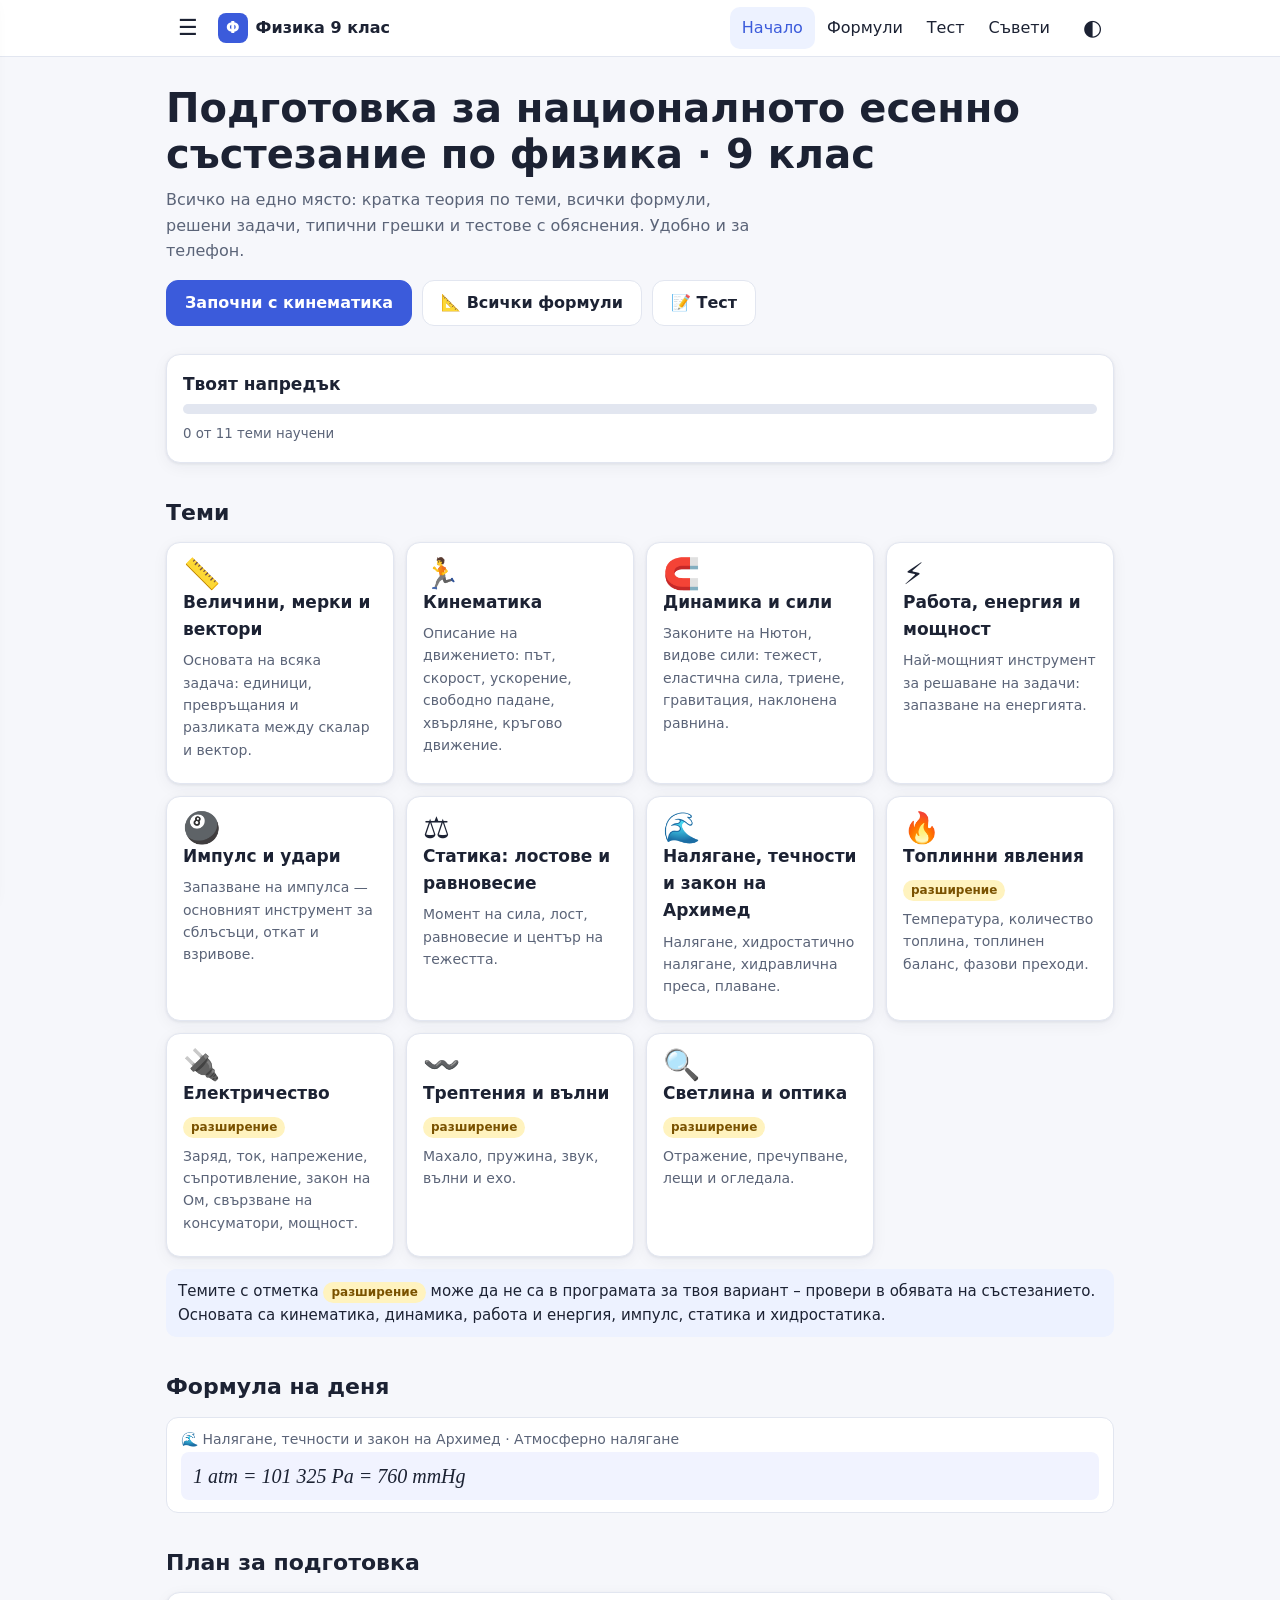
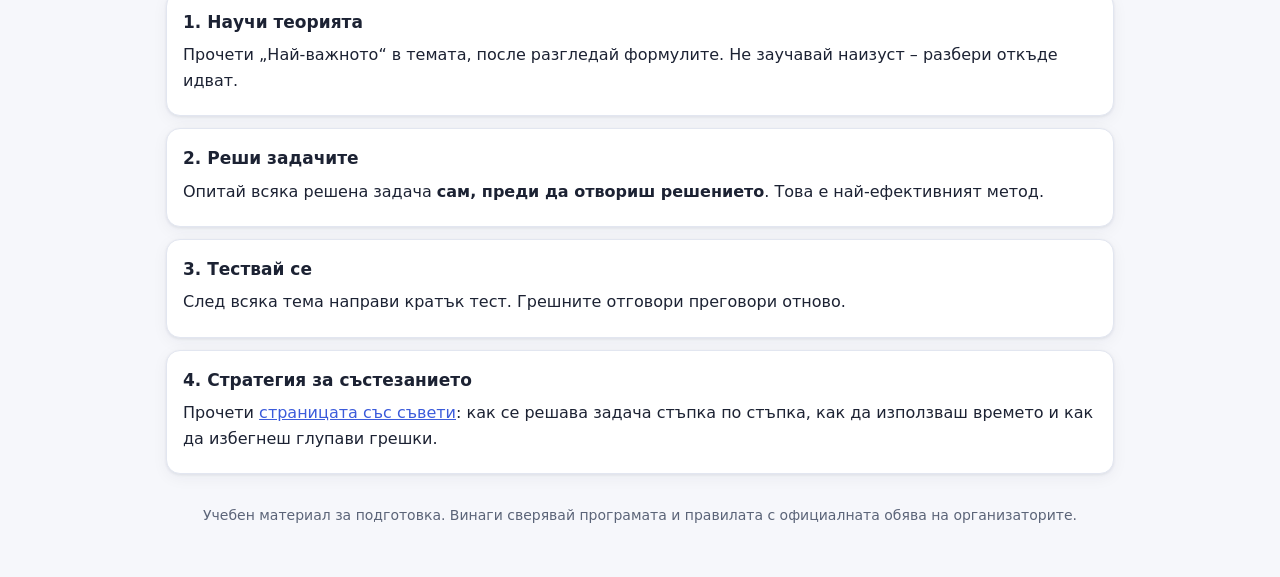
<file: index.html>
<!doctype html>
<html lang="bg">
<head>
<meta charset="utf-8">
<meta name="viewport" content="width=device-width,initial-scale=1,viewport-fit=cover">
<title>Физика 9 клас – подготовка за есенното състезание</title>
<meta name="description" content="Теория, формули, задачи и тестове за националното есенно състезание по физика за 9 клас.">
<meta name="theme-color" content="#3b5bdb">
<link rel="stylesheet" href="css/style.css">
</head>
<body data-page="home">

<main class="wrap">
  <section class="hero">
    <h1>Подготовка за националното есенно състезание по физика · 9 клас</h1>
    <p>Всичко на едно място: кратка теория по теми, всички формули, решени задачи, типични грешки и тестове с обяснения. Удобно и за телефон.</p>
    <div class="cta">
      <a class="btn p" href="topic.html?t=kinematics">Започни с кинематика</a>
      <a class="btn" href="formulas.html">📐 Всички формули</a>
      <a class="btn" href="practice.html">📝 Тест</a>
    </div>
  </section>

  <section class="card" style="margin-top:20px">
    <h3>Твоят напредък</h3>
    <div class="prog"><i id="progBar"></i></div>
    <small id="progText" style="color:var(--muted)"></small>
  </section>

  <h2 class="sec">Теми</h2>
  <div class="grid" id="topicGrid"></div>
  <p class="note" style="margin-top:12px">Темите с отметка <span class="tag ext">разширение</span> може да не са в програмата за твоя вариант – провери в обявата на състезанието. Основата са кинематика, динамика, работа и енергия, импулс, статика и хидростатика.</p>

  <h2 class="sec">Формула на деня</h2>
  <div id="fday"></div>

  <h2 class="sec">План за подготовка</h2>
  <div class="stack">
    <div class="card"><h3>1. Научи теорията</h3><p>Прочети „Най-важното“ в темата, после разгледай формулите. Не заучавай наизуст – разбери откъде идват.</p></div>
    <div class="card"><h3>2. Реши задачите</h3><p>Опитай всяка решена задача <b>сам, преди да отвориш решението</b>. Това е най-ефективният метод.</p></div>
    <div class="card"><h3>3. Тествай се</h3><p>След всяка тема направи кратък тест. Грешните отговори преговори отново.</p></div>
    <div class="card"><h3>4. Стратегия за състезанието</h3><p>Прочети <a href="tips.html">страницата със съвети</a>: как се решава задача стъпка по стъпка, как да използваш времето и как да избегнеш глупави грешки.</p></div>
  </div>
</main>

<script src="js/data.js"></script>
<script src="js/app.js"></script>
</body>
</html>
</file>
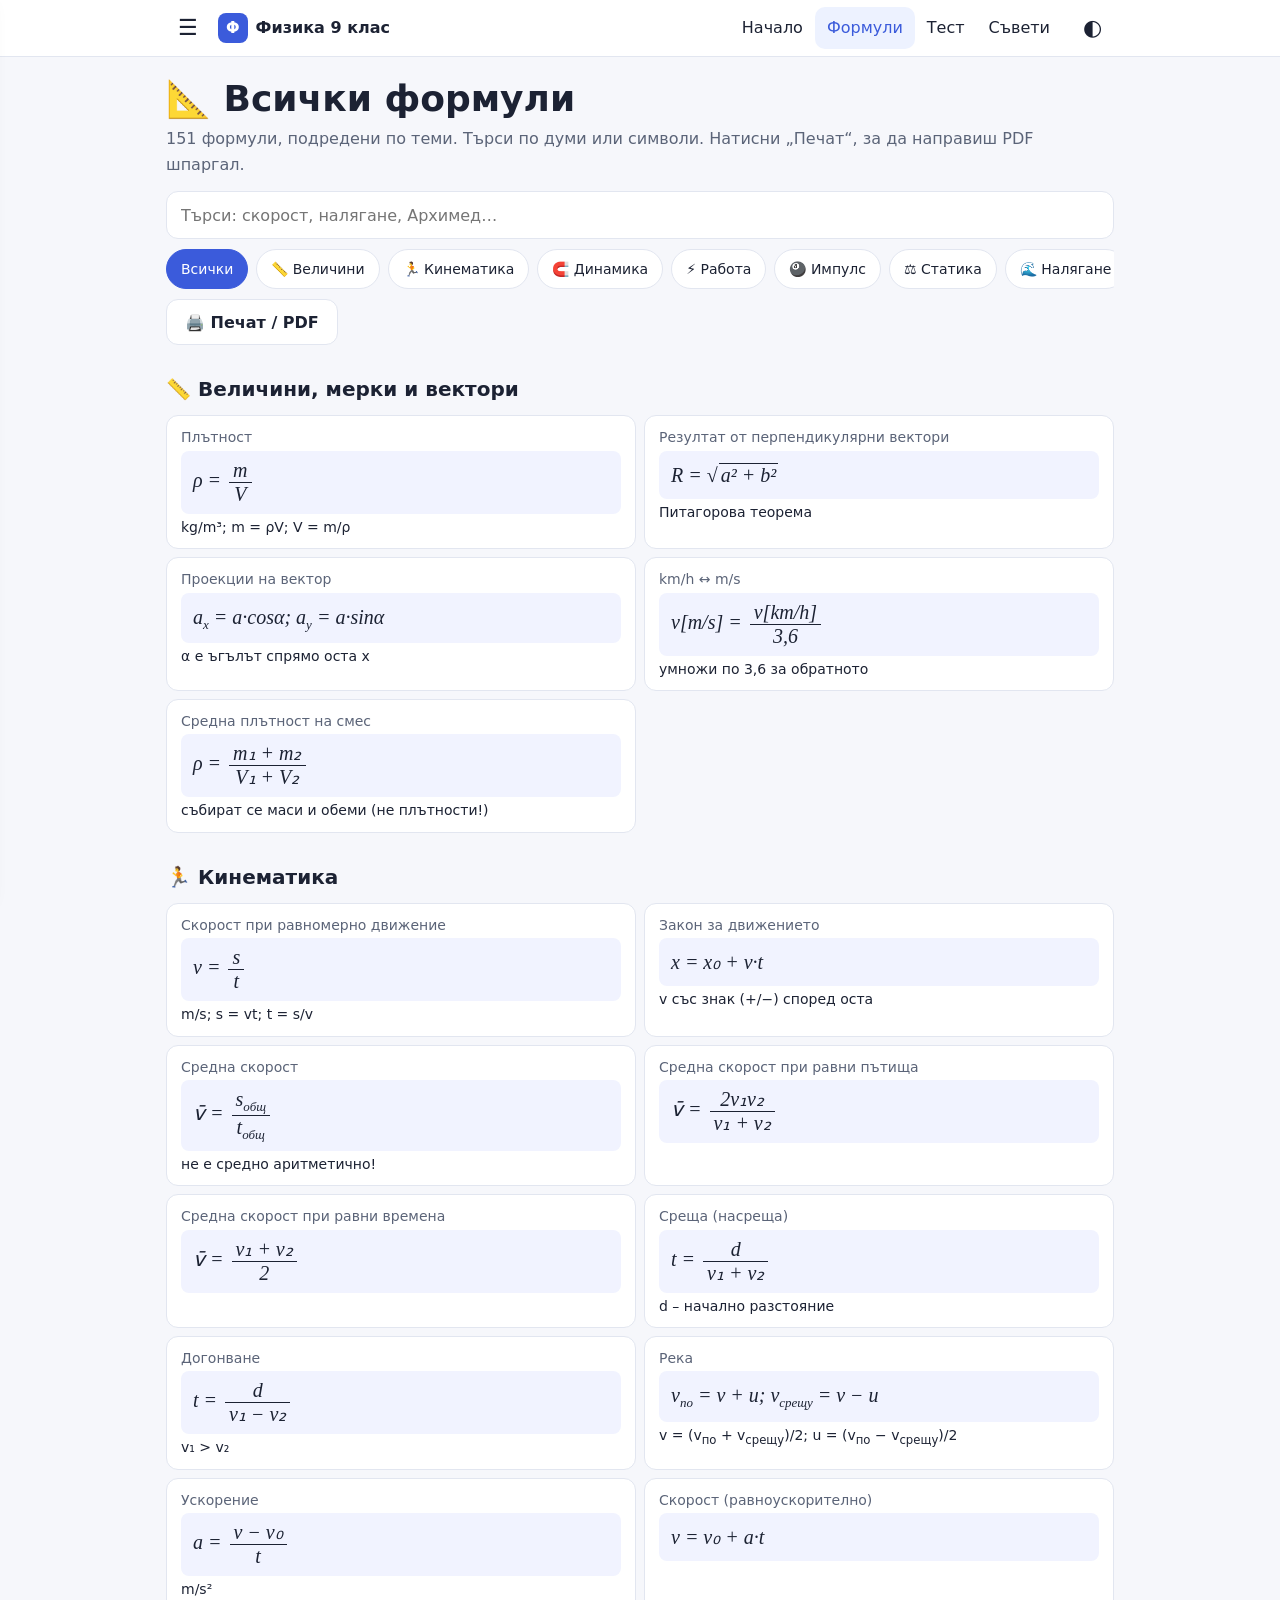
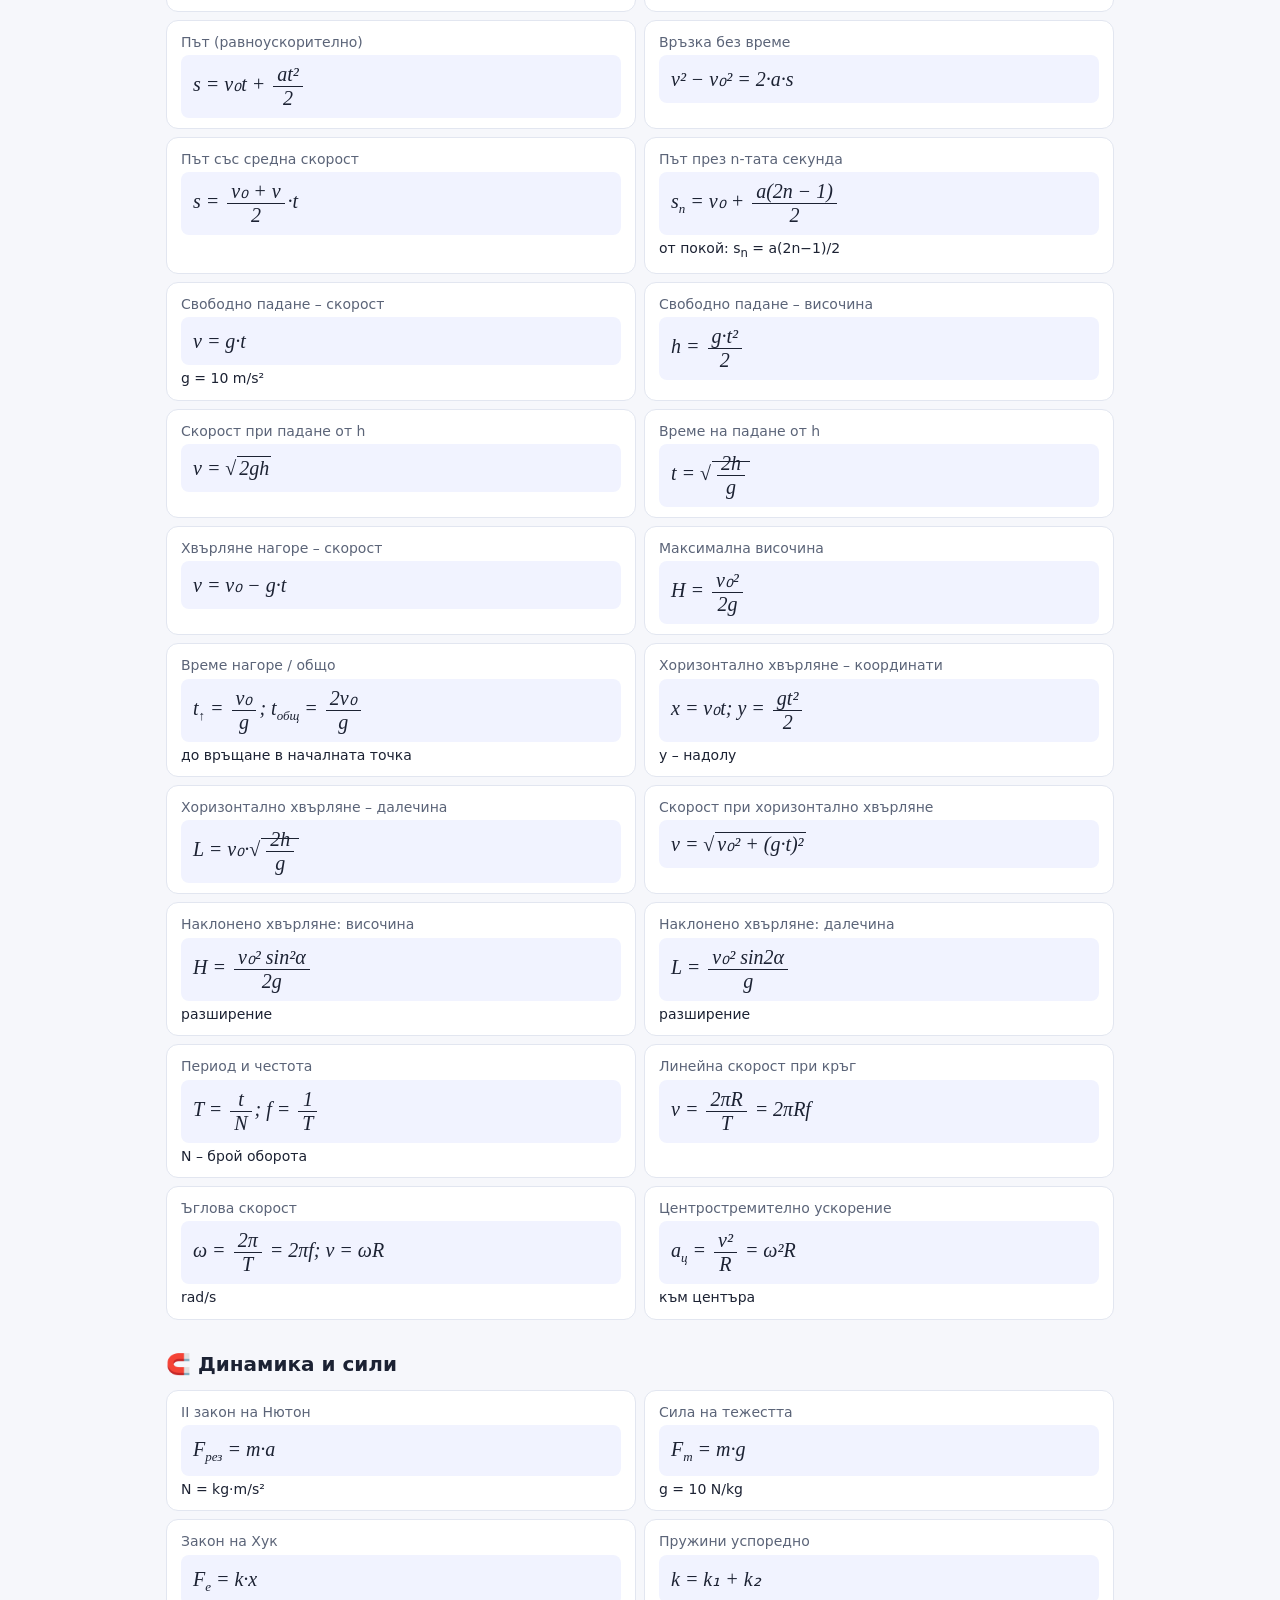
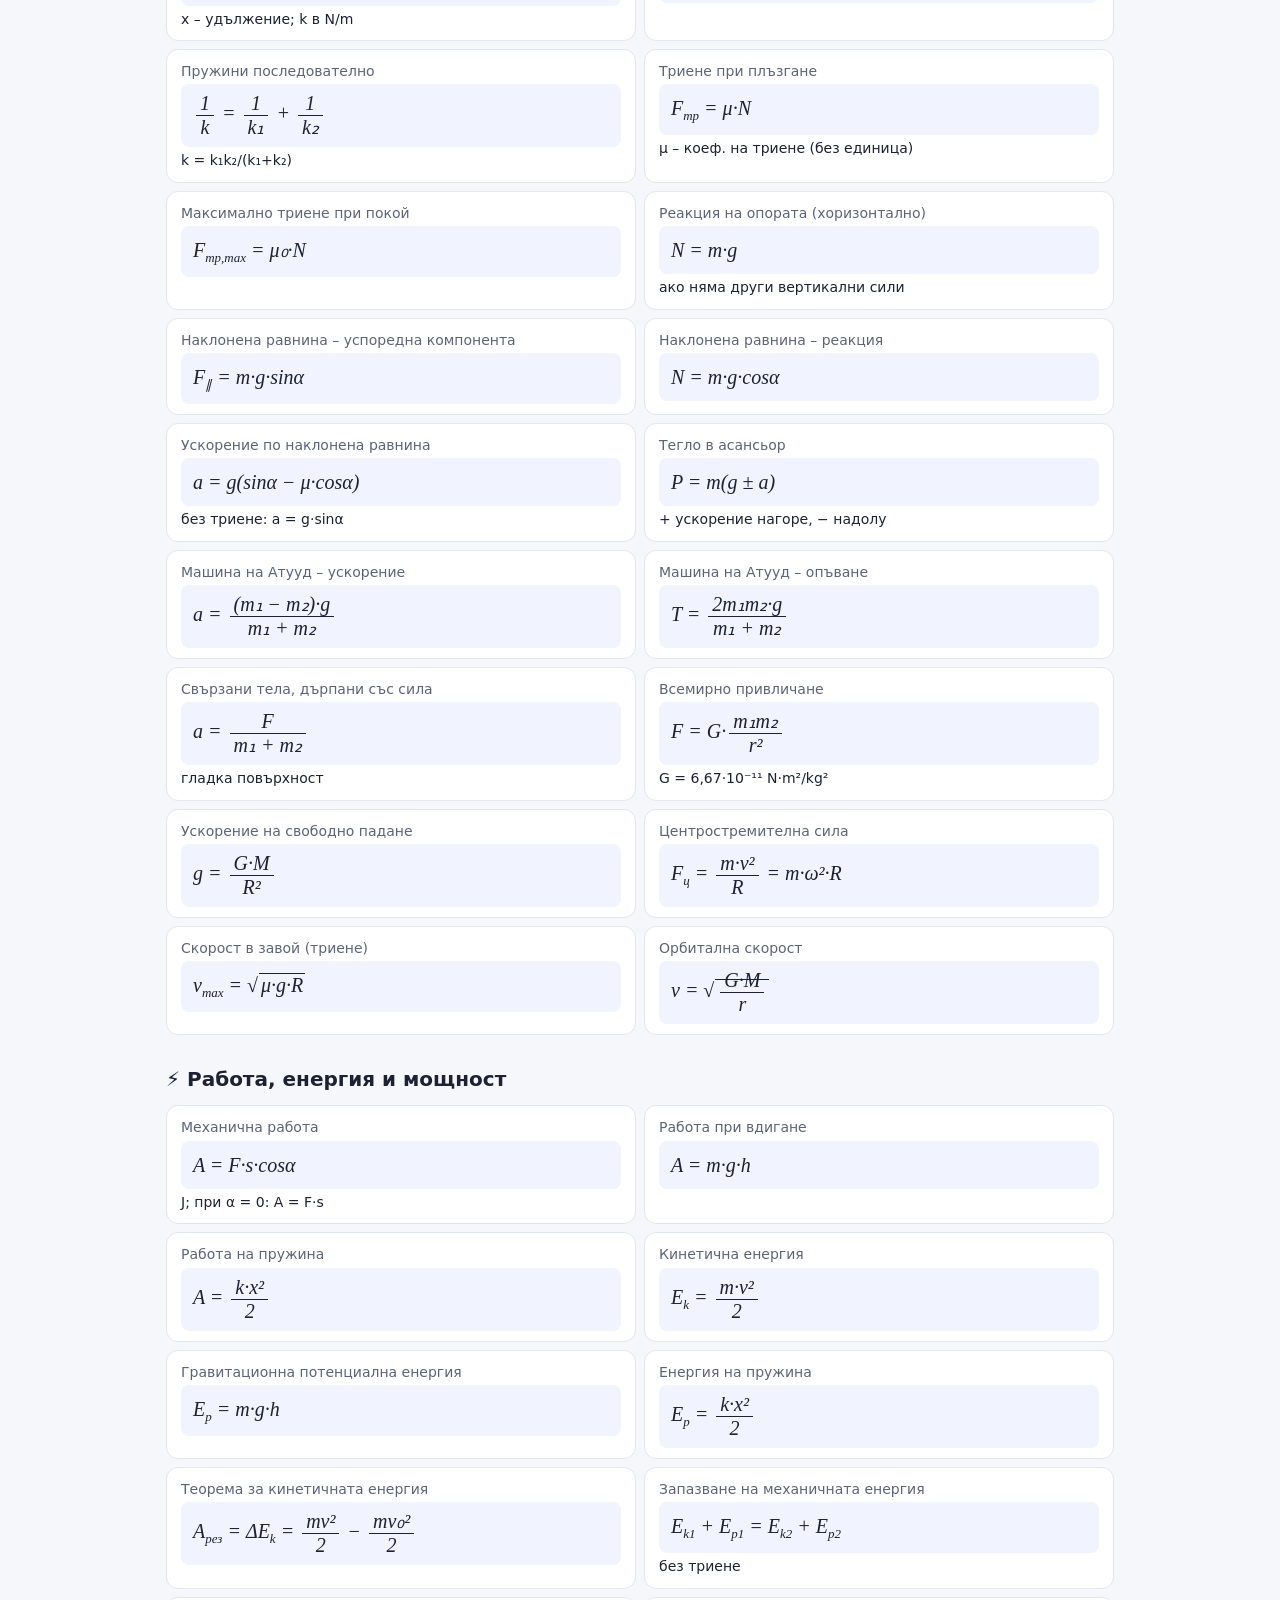
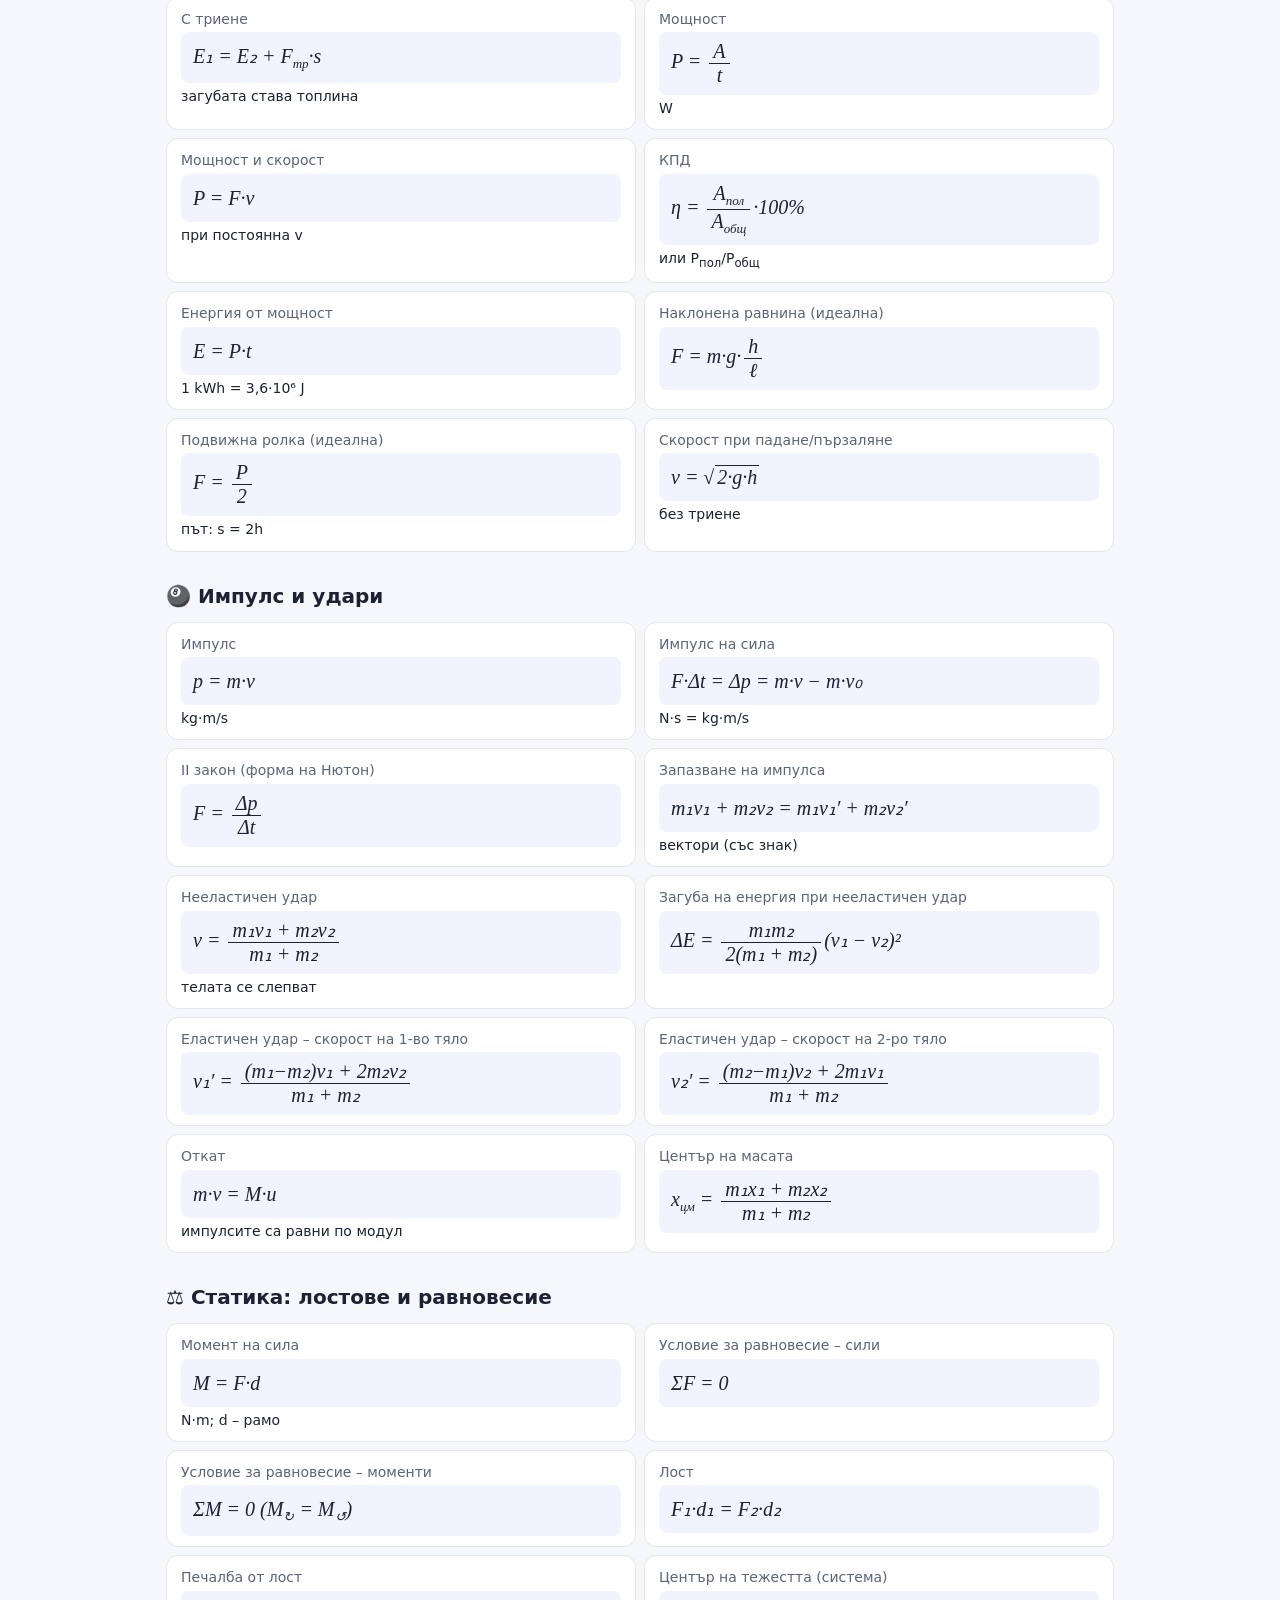
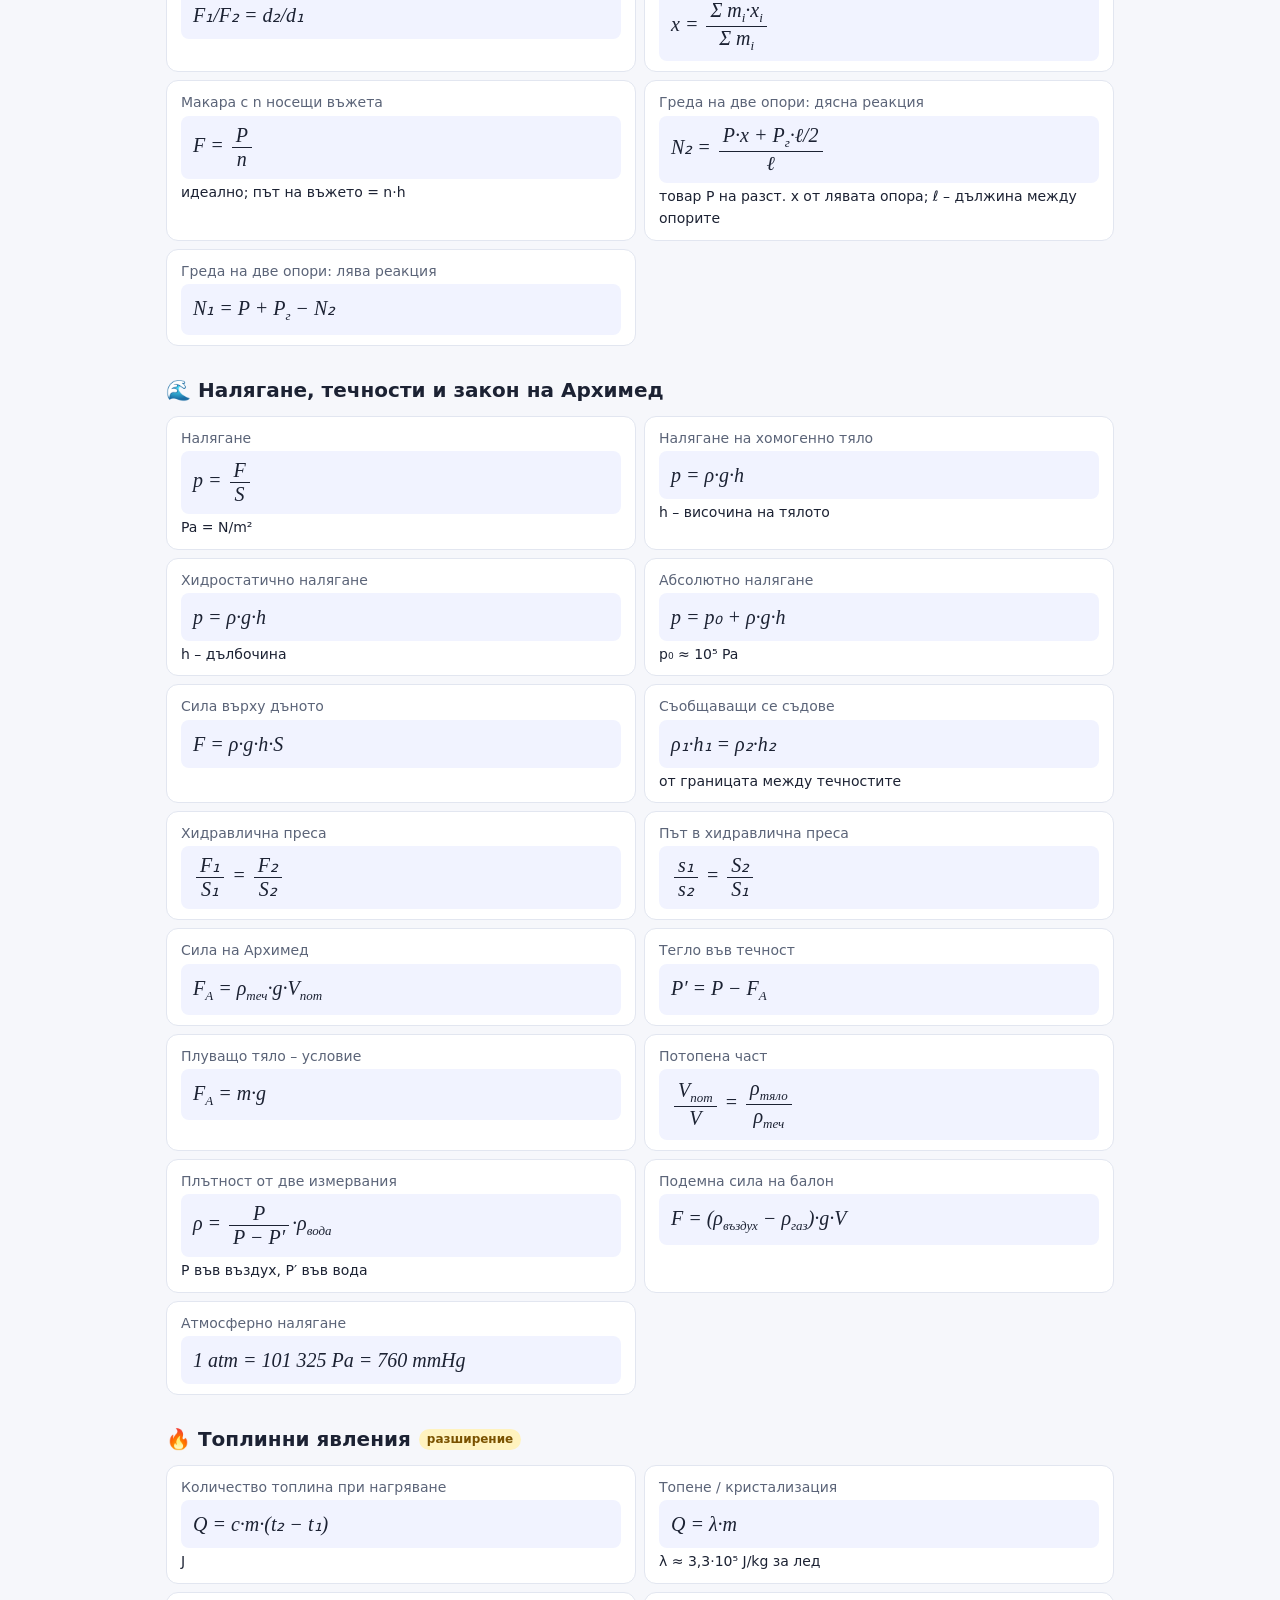
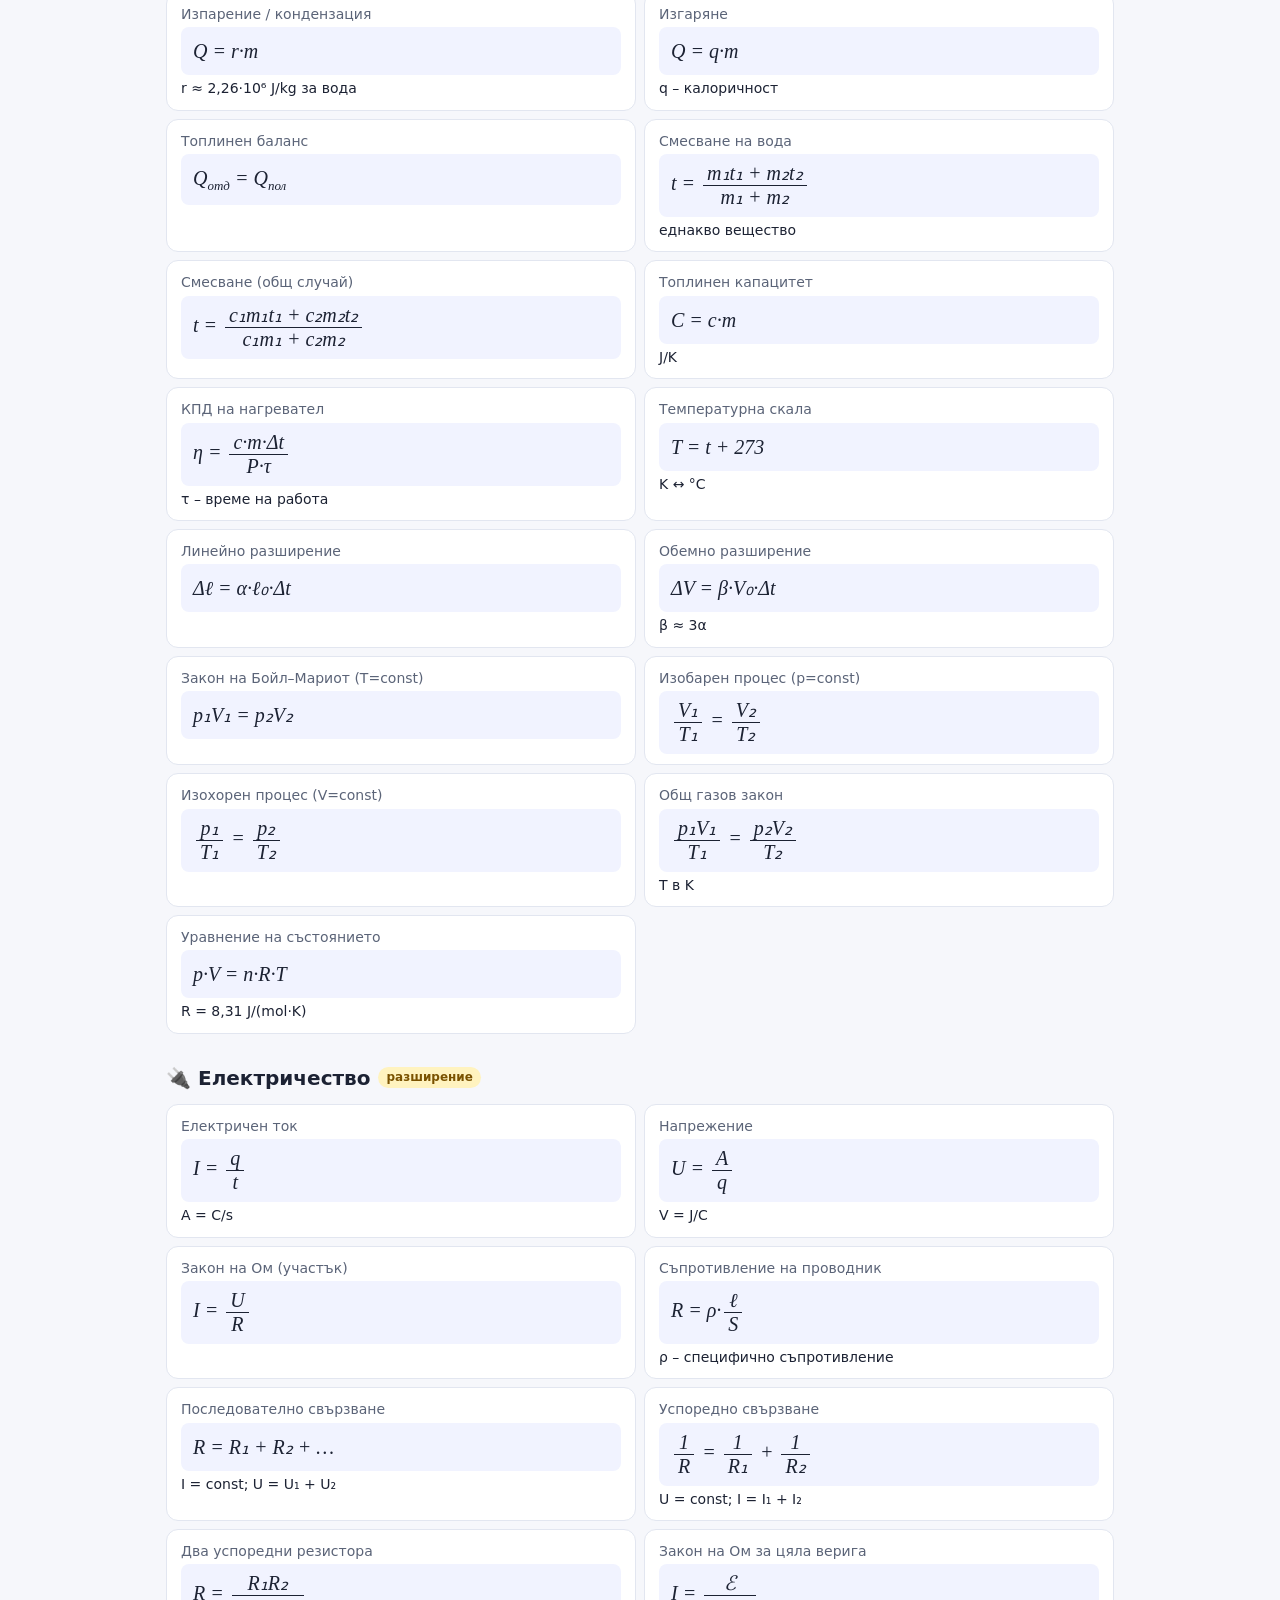
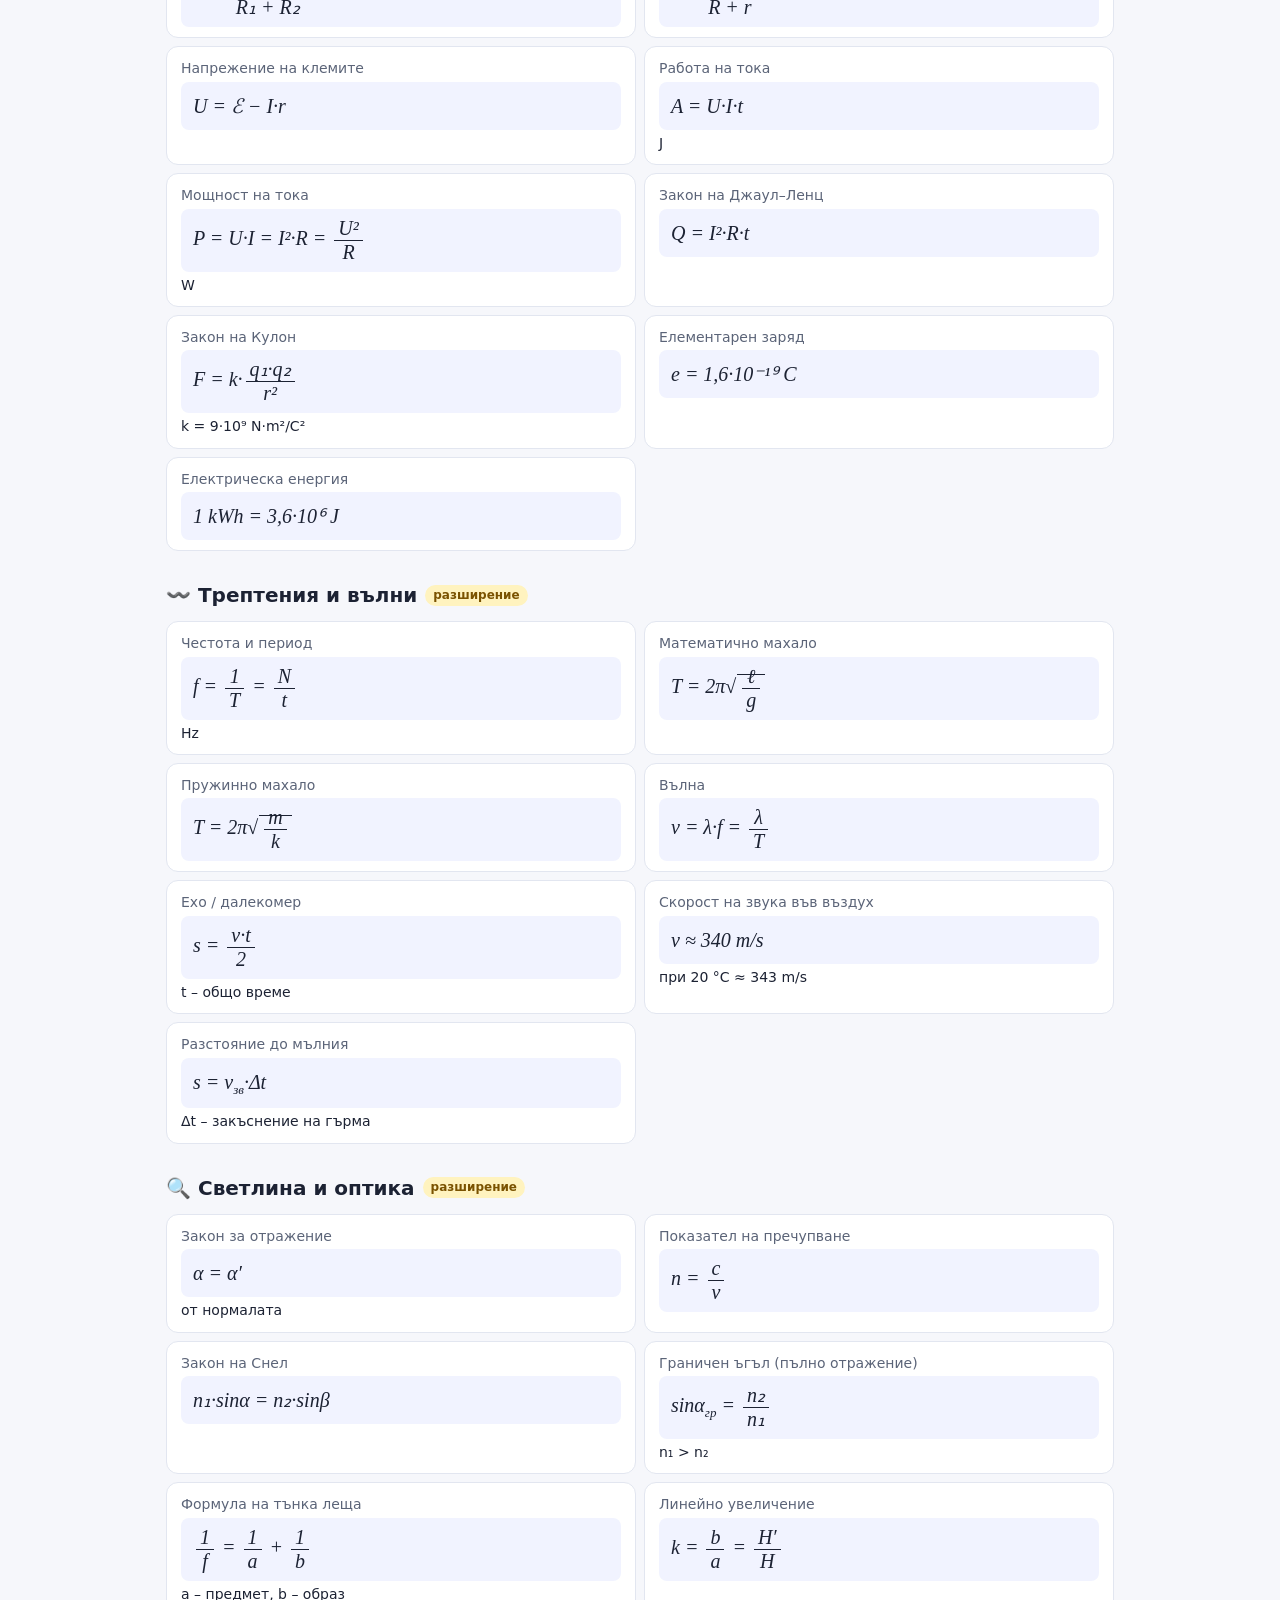
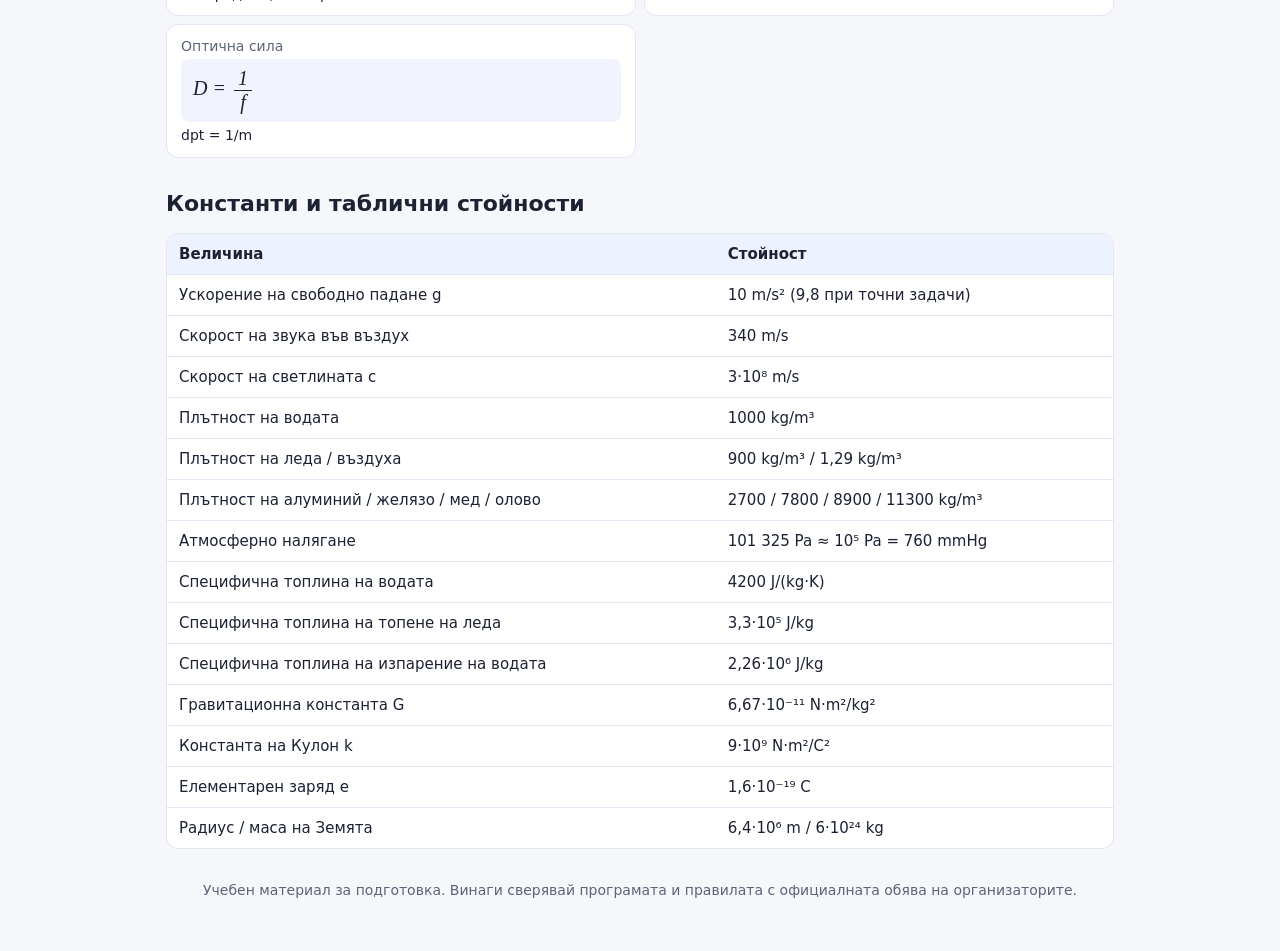
<file: formulas.html>
<!doctype html>
<html lang="bg">
<head>
<meta charset="utf-8">
<meta name="viewport" content="width=device-width,initial-scale=1,viewport-fit=cover">
<title>Всички формули – Физика 9 клас</title>
<meta name="description" content="Пълен списък с формули за подготовка по физика за 9 клас.">
<meta name="theme-color" content="#3b5bdb">
<link rel="stylesheet" href="css/style.css">
</head>
<body data-page="formulas">

<main class="wrap">
  <h1 class="tt" style="margin-top:20px">📐 Всички формули</h1>
  <p class="lead"><span id="fcount"></span> формули, подредени по теми. Търси по думи или символи. Натисни „Печат“, за да направиш PDF шпаргал.</p>
  <input id="q" class="fsearch" type="search" placeholder="Търси: скорост, налягане, Архимед…" autocomplete="off">
  <div class="chips" id="chips"></div>
  <div class="cta noprint" style="margin-bottom:8px"><button class="btn" id="printBtn">🖨️ Печат / PDF</button></div>

  <div id="fl"></div>
  <div id="consts"><h2 class="sec" style="margin-top:28px">Константи и таблични стойности</h2>
  <div class="tw"><table>
    <tr><th>Величина</th><th>Стойност</th></tr>
    <tr><td>Ускорение на свободно падане g</td><td>10 m/s² (9,8 при точни задачи)</td></tr>
    <tr><td>Скорост на звука във въздух</td><td>340 m/s</td></tr>
    <tr><td>Скорост на светлината c</td><td>3·10⁸ m/s</td></tr>
    <tr><td>Плътност на водата</td><td>1000 kg/m³</td></tr>
    <tr><td>Плътност на леда / въздуха</td><td>900 kg/m³ / 1,29 kg/m³</td></tr>
    <tr><td>Плътност на алуминий / желязо / мед / олово</td><td>2700 / 7800 / 8900 / 11300 kg/m³</td></tr>
    <tr><td>Атмосферно налягане</td><td>101 325 Pa ≈ 10⁵ Pa = 760 mmHg</td></tr>
    <tr><td>Специфична топлина на водата</td><td>4200 J/(kg·K)</td></tr>
    <tr><td>Специфична топлина на топене на леда</td><td>3,3·10⁵ J/kg</td></tr>
    <tr><td>Специфична топлина на изпарение на водата</td><td>2,26·10⁶ J/kg</td></tr>
    <tr><td>Гравитационна константа G</td><td>6,67·10⁻¹¹ N·m²/kg²</td></tr>
    <tr><td>Константа на Кулон k</td><td>9·10⁹ N·m²/C²</td></tr>
    <tr><td>Елементарен заряд e</td><td>1,6·10⁻¹⁹ C</td></tr>
    <tr><td>Радиус / маса на Земята</td><td>6,4·10⁶ m / 6·10²⁴ kg</td></tr>
  </table></div></div>
  <p id="none" class="note hide">Няма намерени формули. Опитай с друга дума.</p>
</main>

<script src="js/data.js"></script>
<script src="js/app.js"></script>
</body>
</html>
</file>
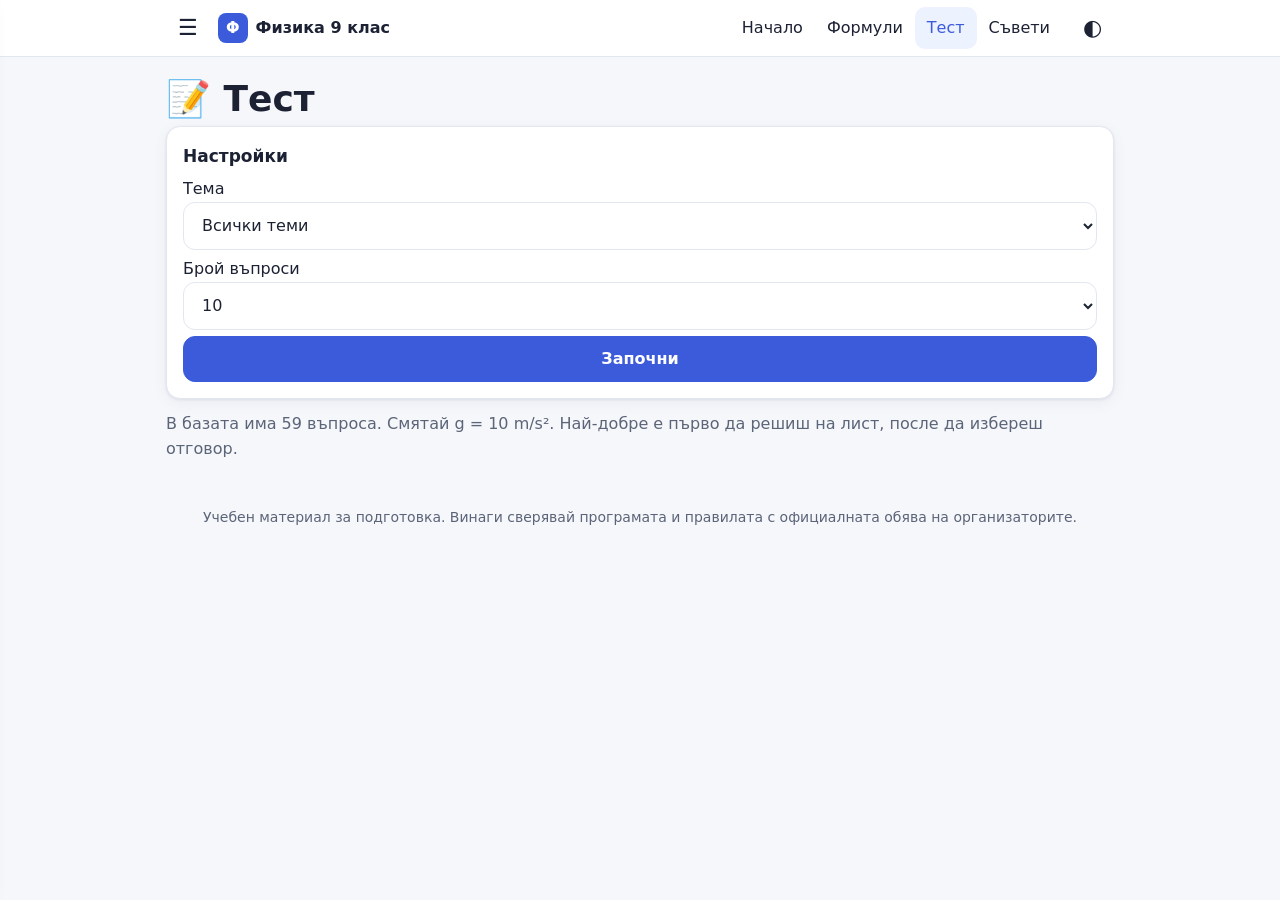
<file: practice.html>
<!doctype html>
<html lang="bg">
<head>
<meta charset="utf-8">
<meta name="viewport" content="width=device-width,initial-scale=1,viewport-fit=cover">
<title>Тест – Физика 9 клас</title>
<meta name="description" content="Тест с въпроси и обяснения за подготовка по физика.">
<meta name="theme-color" content="#3b5bdb">
<link rel="stylesheet" href="css/style.css">
</head>
<body data-page="practice">

<main class="wrap">
  <h1 class="tt" style="margin-top:20px">📝 Тест</h1>
  <div id="quiz"></div>
</main>

<script src="js/data.js"></script>
<script src="js/app.js"></script>
</body>
</html>
</file>
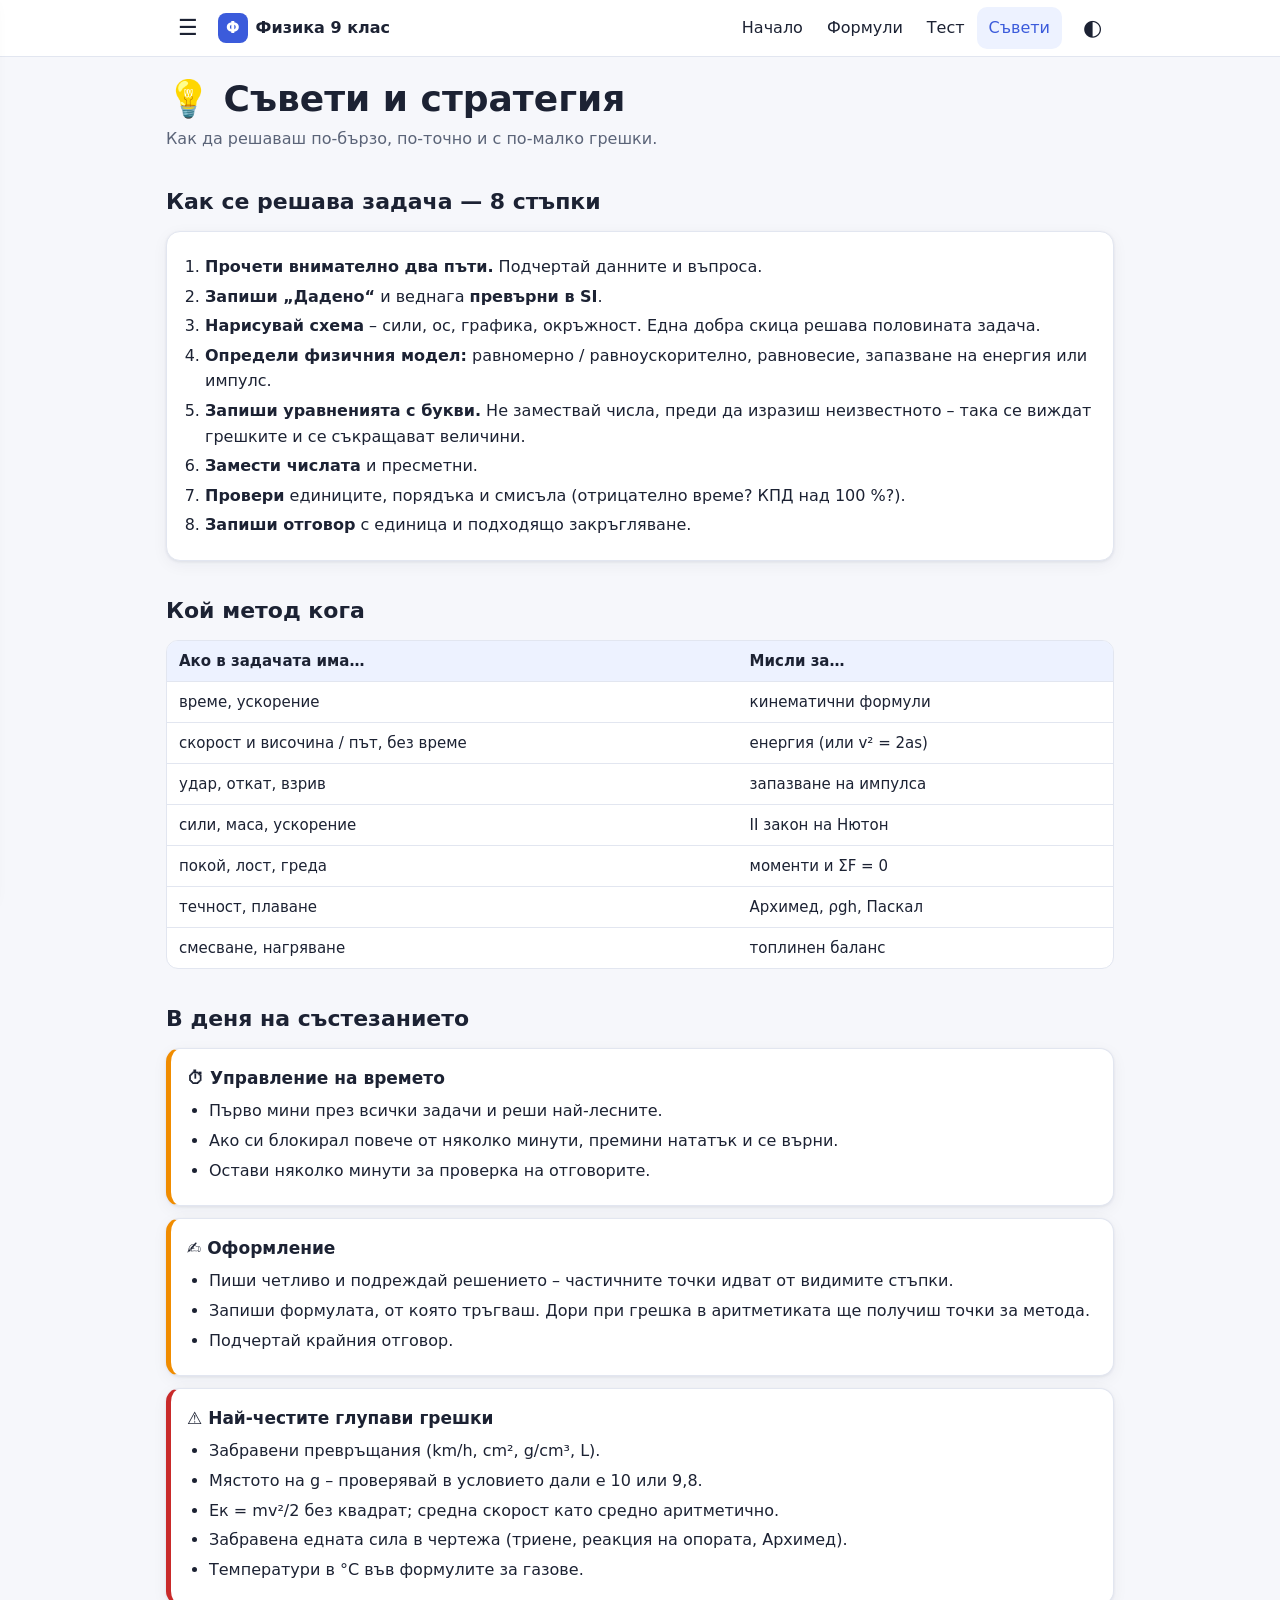
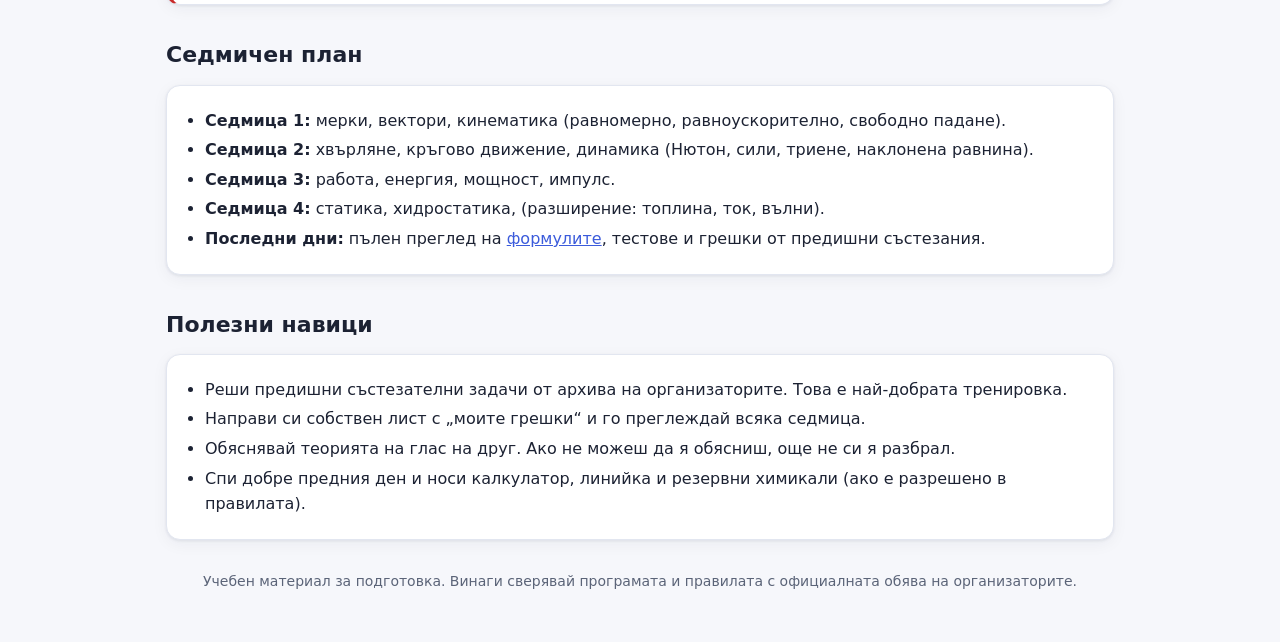
<file: tips.html>
<!doctype html>
<html lang="bg">
<head>
<meta charset="utf-8">
<meta name="viewport" content="width=device-width,initial-scale=1,viewport-fit=cover">
<title>Съвети – Физика 9 клас</title>
<meta name="description" content="Как се решава задача по физика и как да се подготвиш за състезанието.">
<meta name="theme-color" content="#3b5bdb">
<link rel="stylesheet" href="css/style.css">
</head>
<body data-page="tips">

<main class="wrap">
  <h1 class="tt" style="margin-top:20px">💡 Съвети и стратегия</h1>
  <p class="lead">Как да решаваш по-бързо, по-точно и с по-малко грешки.</p>

  <h2 class="sec">Как се решава задача — 8 стъпки</h2>
  <div class="card"><ol>
    <li><b>Прочети внимателно два пъти.</b> Подчертай данните и въпроса.</li>
    <li><b>Запиши „Дадено“</b> и веднага <b>превърни в SI</b>.</li>
    <li><b>Нарисувай схема</b> – сили, ос, графика, окръжност. Една добра скица решава половината задача.</li>
    <li><b>Определи физичния модел:</b> равномерно / равноускорително, равновесие, запазване на енергия или импулс.</li>
    <li><b>Запиши уравненията с букви.</b> Не замествай числа, преди да изразиш неизвестното – така се виждат грешките и се съкращават величини.</li>
    <li><b>Замести числата</b> и пресметни.</li>
    <li><b>Провери</b> единиците, порядъка и смисъла (отрицателно време? КПД над 100 %?).</li>
    <li><b>Запиши отговор</b> с единица и подходящо закръгляване.</li>
  </ol></div>

  <h2 class="sec">Кой метод кога</h2>
  <div class="tw"><table>
    <tr><th>Ако в задачата има…</th><th>Мисли за…</th></tr>
    <tr><td>време, ускорение</td><td>кинематични формули</td></tr>
    <tr><td>скорост и височина / път, без време</td><td>енергия (или v² = 2as)</td></tr>
    <tr><td>удар, откат, взрив</td><td>запазване на импулса</td></tr>
    <tr><td>сили, маса, ускорение</td><td>II закон на Нютон</td></tr>
    <tr><td>покой, лост, греда</td><td>моменти и ΣF = 0</td></tr>
    <tr><td>течност, плаване</td><td>Архимед, ρgh, Паскал</td></tr>
    <tr><td>смесване, нагряване</td><td>топлинен баланс</td></tr>
  </table></div>

  <h2 class="sec">В деня на състезанието</h2>
  <div class="stack">
    <div class="card trick"><h3>⏱ Управление на времето</h3><ul>
      <li>Първо мини през всички задачи и реши най-лесните.</li>
      <li>Ако си блокирал повече от няколко минути, премини нататък и се върни.</li>
      <li>Остави няколко минути за проверка на отговорите.</li></ul></div>
    <div class="card trick"><h3>✍️ Оформление</h3><ul>
      <li>Пиши четливо и подреждай решението – частичните точки идват от видимите стъпки.</li>
      <li>Запиши формулата, от която тръгваш. Дори при грешка в аритметиката ще получиш точки за метода.</li>
      <li>Подчертай крайния отговор.</li></ul></div>
    <div class="card warn"><h3>⚠️ Най-честите глупави грешки</h3><ul>
      <li>Забравени превръщания (km/h, cm², g/cm³, L).</li>
      <li>Мястото на g – проверявай в условието дали е 10 или 9,8.</li>
      <li>Ек = mv²/2 без квадрат; средна скорост като средно аритметично.</li>
      <li>Забравена едната сила в чертежа (триене, реакция на опората, Архимед).</li>
      <li>Температури в °C във формулите за газове.</li></ul></div>
  </div>

  <h2 class="sec">Седмичен план</h2>
  <div class="card"><ul>
    <li><b>Седмица 1:</b> мерки, вектори, кинематика (равномерно, равноускорително, свободно падане).</li>
    <li><b>Седмица 2:</b> хвърляне, кръгово движение, динамика (Нютон, сили, триене, наклонена равнина).</li>
    <li><b>Седмица 3:</b> работа, енергия, мощност, импулс.</li>
    <li><b>Седмица 4:</b> статика, хидростатика, (разширение: топлина, ток, вълни).</li>
    <li><b>Последни дни:</b> пълен преглед на <a href="formulas.html">формулите</a>, тестове и грешки от предишни състезания.</li></ul></div>

  <h2 class="sec">Полезни навици</h2>
  <div class="card"><ul>
    <li>Реши предишни състезателни задачи от архива на организаторите. Това е най-добрата тренировка.</li>
    <li>Направи си собствен лист с „моите грешки“ и го преглеждай всяка седмица.</li>
    <li>Обяснявай теорията на глас на друг. Ако не можеш да я обясниш, още не си я разбрал.</li>
    <li>Спи добре предния ден и носи калкулатор, линийка и резервни химикали (ако е разрешено в правилата).</li></ul></div>
</main>

<script src="js/data.js"></script>
<script src="js/app.js"></script>
</body>
</html>
</file>
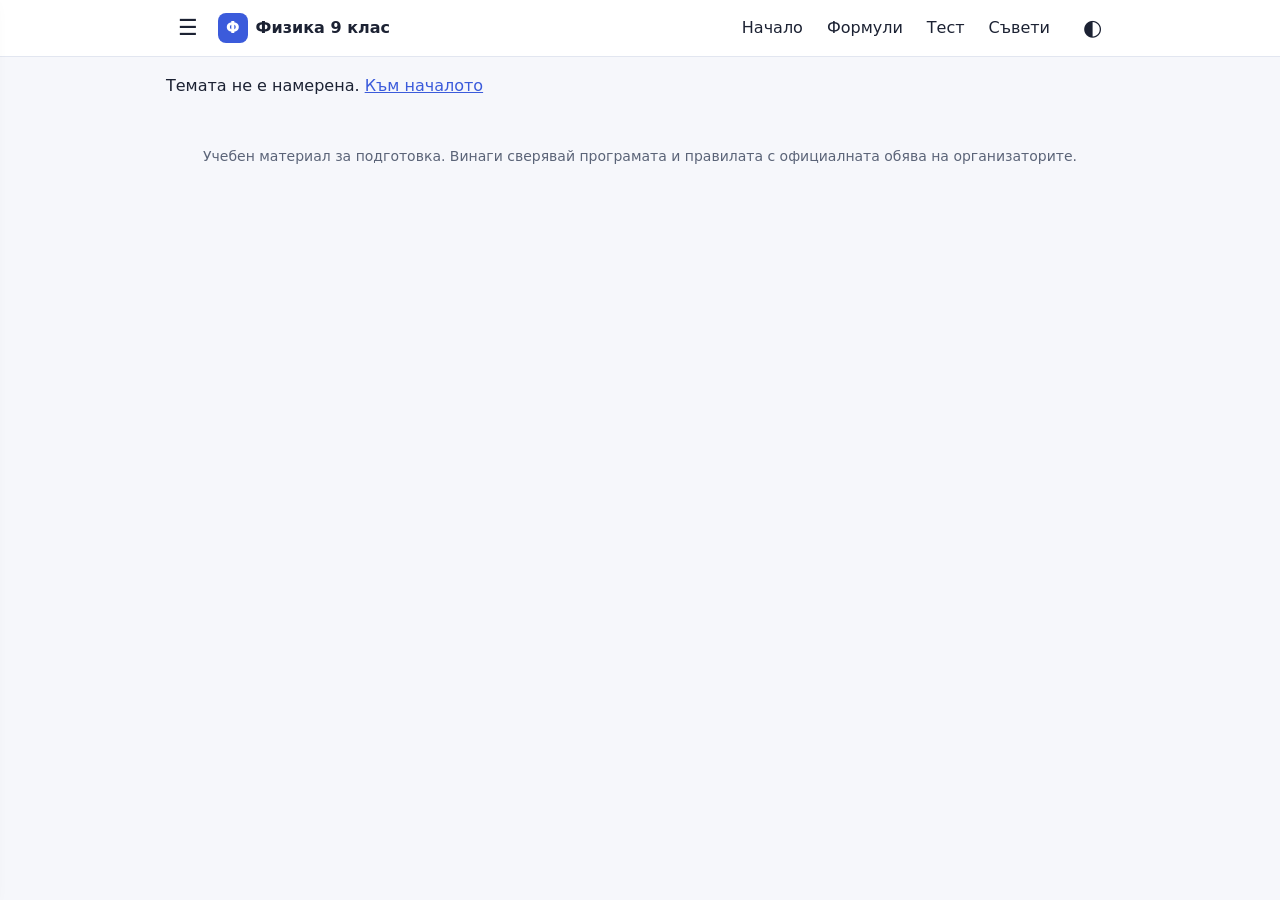
<file: topic.html>
<!doctype html>
<html lang="bg">
<head>
<meta charset="utf-8">
<meta name="viewport" content="width=device-width,initial-scale=1,viewport-fit=cover">
<title>Тема – Физика 9 клас</title>
<meta name="description" content="Теория, формули и задачи по тема.">
<meta name="theme-color" content="#3b5bdb">
<link rel="stylesheet" href="css/style.css">
</head>
<body data-page="topic">

<main class="wrap" id="topic"></main>

<script src="js/data.js"></script>
<script src="js/app.js"></script>
</body>
</html>
</file>
<file: css/style.css>
:root{
  --bg:#f6f7fb;--card:#fff;--ink:#1c2233;--muted:#5b6478;--line:#e2e6f0;
  --brand:#3b5bdb;--brand-ink:#fff;--accent:#f08c00;--ok:#2b8a3e;--bad:#c92a2a;
  --soft:#edf2ff;--formula:#f1f3ff;--shadow:0 1px 3px rgba(20,30,60,.08),0 4px 16px rgba(20,30,60,.05);
  --r:14px;
}
@media (prefers-color-scheme:dark){
  :root:not([data-theme="light"]){
    --bg:#10131c;--card:#181c28;--ink:#e8ebf5;--muted:#9aa3b8;--line:#2a3042;
    --brand:#748ffc;--brand-ink:#10131c;--accent:#ffa94d;--ok:#69db7c;--bad:#ff8787;
    --soft:#1d2440;--formula:#1d2236;--shadow:none;
  }
}
:root[data-theme="dark"]{
  --bg:#10131c;--card:#181c28;--ink:#e8ebf5;--muted:#9aa3b8;--line:#2a3042;
  --brand:#748ffc;--brand-ink:#10131c;--accent:#ffa94d;--ok:#69db7c;--bad:#ff8787;
  --soft:#1d2440;--formula:#1d2236;--shadow:none;
}
*{box-sizing:border-box}
html{-webkit-text-size-adjust:100%;scroll-behavior:smooth}
body{margin:0;background:var(--bg);color:var(--ink);font:16px/1.6 system-ui,-apple-system,"Segoe UI",Roboto,Arial,sans-serif}
a{color:var(--brand)}
img,svg{max-width:100%}
.wrap{max-width:980px;margin:0 auto;padding:0 16px}

/* header */
.top{position:sticky;top:0;z-index:30;background:var(--card);border-bottom:1px solid var(--line)}
.top .wrap{display:flex;align-items:center;gap:8px;min-height:56px}
.brand{font-weight:700;text-decoration:none;color:var(--ink);display:flex;align-items:center;gap:8px;margin-right:auto}
.brand b{background:var(--brand);color:var(--brand-ink);border-radius:8px;padding:2px 8px}
.nav a.nl{display:none;text-decoration:none;color:var(--ink);padding:8px 12px;border-radius:10px}
.nav a.nl:hover,.nav a.nl.on{background:var(--soft);color:var(--brand)}
.btn-ic{min-width:44px;min-height:44px;border:0;background:transparent;color:var(--ink);font-size:22px;border-radius:10px;cursor:pointer}
.btn-ic:hover{background:var(--soft)}
@media(min-width:820px){.nav a.nl{display:inline-block}}

/* drawer */
.scrim{position:fixed;inset:0;background:rgba(0,0,0,.45);opacity:0;pointer-events:none;transition:.2s;z-index:40}
.drawer{position:fixed;top:0;bottom:0;left:0;width:min(86vw,340px);background:var(--card);z-index:50;transform:translateX(-102%);transition:transform .22s;overflow-y:auto;padding:12px 8px 40px;box-shadow:var(--shadow)}
body.menu .drawer{transform:none}
body.menu .scrim{opacity:1;pointer-events:auto}
.drawer h4{margin:16px 12px 6px;font-size:12px;letter-spacing:.08em;text-transform:uppercase;color:var(--muted)}
.drawer a{display:flex;gap:10px;align-items:center;padding:11px 12px;border-radius:10px;text-decoration:none;color:var(--ink);min-height:44px}
.drawer a:hover,.drawer a.on{background:var(--soft);color:var(--brand)}
.drawer .done{margin-left:auto;color:var(--ok)}

/* hero */
.hero{padding:28px 0 8px}
.hero h1{font-size:clamp(26px,6vw,40px);line-height:1.15;margin:0 0 10px}
.hero p{color:var(--muted);margin:0 0 16px;max-width:60ch}
.cta{display:flex;flex-wrap:wrap;gap:10px}
.btn{display:inline-flex;align-items:center;justify-content:center;gap:6px;min-height:46px;padding:0 18px;border-radius:12px;border:1px solid var(--line);background:var(--card);color:var(--ink);font:inherit;font-weight:600;text-decoration:none;cursor:pointer}
.btn.p{background:var(--brand);color:var(--brand-ink);border-color:var(--brand)}
.btn:active{transform:scale(.98)}
.prog{height:10px;background:var(--line);border-radius:99px;overflow:hidden;margin:6px 0}
.prog i{display:block;height:100%;background:var(--ok);width:0;transition:width .3s}

/* cards */
h2.sec{margin:32px 0 12px;font-size:22px}
.grid{display:grid;gap:12px;grid-template-columns:repeat(auto-fill,minmax(220px,1fr))}
.card{background:var(--card);border:1px solid var(--line);border-radius:var(--r);padding:16px;box-shadow:var(--shadow)}
a.tcard{display:block;text-decoration:none;color:inherit;position:relative}
a.tcard:hover{border-color:var(--brand)}
.tcard .em{font-size:30px;line-height:1}
.tcard h3{margin:8px 0 4px;font-size:17px}
.tcard p{margin:0;color:var(--muted);font-size:14px}
.tcard .ok{position:absolute;top:10px;right:12px;color:var(--ok);font-weight:700}
.tag{display:inline-block;font-size:12px;padding:1px 8px;border-radius:99px;background:var(--soft);color:var(--brand);font-weight:600}
.tag.ext{background:#fff3bf;color:#7a5200}
@media(prefers-color-scheme:dark){:root:not([data-theme="light"]) .tag.ext{background:#3b3010;color:#ffd43b}}

/* topic page */
.crumb{font-size:14px;color:var(--muted);margin:16px 0 0}
.crumb a{color:var(--muted)}
h1.tt{font-size:clamp(26px,5.5vw,36px);margin:6px 0 6px;line-height:1.2}
.lead{color:var(--muted);margin:0 0 14px}
.toc{display:flex;gap:8px;overflow-x:auto;padding:4px 0 10px;scrollbar-width:none;position:sticky;top:56px;z-index:10;background:var(--bg)}
.toc::-webkit-scrollbar{display:none}
.toc a{white-space:nowrap;padding:8px 14px;border-radius:99px;background:var(--card);border:1px solid var(--line);text-decoration:none;color:var(--ink);font-size:14px;min-height:38px;display:inline-flex;align-items:center}
.toc a.on{background:var(--brand);color:var(--brand-ink);border-color:var(--brand)}
section.blk{scroll-margin-top:120px;margin:22px 0}
section.blk>h2{font-size:21px;margin:0 0 10px}
.card h3{margin:0 0 6px;font-size:17px}
.card p{margin:6px 0}
.card ul,.card ol{margin:6px 0;padding-left:22px}
.card li{margin:4px 0}
.stack{display:grid;gap:12px}
.key{border-left:5px solid var(--brand)}
.key li::marker{color:var(--brand)}
.warn{border-left:5px solid var(--bad)}
.trick{border-left:5px solid var(--accent)}
.note{background:var(--soft);border-radius:10px;padding:10px 12px;margin:8px 0;font-size:15px}

/* formulas */
.f,.fm{font-family:"Cambria Math","STIX Two Math","Times New Roman",serif;font-size:1.12em;font-style:italic}
.ftab{display:grid;gap:8px}
.frow{background:var(--card);border:1px solid var(--line);border-radius:12px;padding:10px 14px;display:flex;flex-direction:column;gap:2px}
.frow .fn{font-size:14px;color:var(--muted)}
.frow .fx{background:var(--formula);border-radius:8px;padding:8px 12px;overflow-x:auto;font-family:"Cambria Math","STIX Two Math","Times New Roman",serif;font-size:1.25em;font-style:italic;white-space:nowrap}
.frow .fx sub,.frow .fx sup{font-size:.65em}
.frow .fd{font-size:14px}
.frac{display:inline-flex;flex-direction:column;vertical-align:middle;text-align:center;margin:0 3px;line-height:1.15}
.frac>span:first-child{border-bottom:1.5px solid currentColor;padding:0 4px}
.frac>span:last-child{padding:0 4px}
.rad{border-top:1.5px solid currentColor;padding:0 2px;margin-left:1px}
.fg{scroll-margin-top:130px}
.fg h2{display:flex;align-items:center;gap:8px;font-size:20px;margin:28px 0 10px}
.fsearch{width:100%;min-height:48px;border-radius:12px;border:1px solid var(--line);background:var(--card);color:var(--ink);font:inherit;padding:0 14px}
.chips{display:flex;gap:8px;overflow-x:auto;padding:10px 0;scrollbar-width:none}
.chips::-webkit-scrollbar{display:none}
.chip{white-space:nowrap;border:1px solid var(--line);background:var(--card);color:var(--ink);padding:0 14px;min-height:40px;border-radius:99px;font:inherit;font-size:14px;cursor:pointer;text-decoration:none;display:inline-flex;align-items:center}
.chip.on{background:var(--brand);color:var(--brand-ink);border-color:var(--brand)}
@media(min-width:720px){.ftab.cols{grid-template-columns:1fr 1fr}}

/* examples */
details.ex{background:var(--card);border:1px solid var(--line);border-radius:12px;padding:0 14px}
details.ex summary{cursor:pointer;padding:12px 0;font-weight:600;list-style:none;min-height:44px}
details.ex summary::-webkit-details-marker{display:none}
details.ex summary::before{content:"▸ ";color:var(--brand)}
details.ex[open] summary::before{content:"▾ "}
details.ex .sol{border-top:1px dashed var(--line);padding:10px 0 12px}
.sol p{margin:6px 0}

/* tables */
.tw{overflow-x:auto;border:1px solid var(--line);border-radius:12px;background:var(--card)}
table{border-collapse:collapse;width:100%;font-size:15px}
th,td{padding:8px 12px;border-bottom:1px solid var(--line);text-align:left;vertical-align:top}
th{background:var(--soft)}
tr:last-child td{border-bottom:0}

/* learned + pager */
.learn{display:flex;align-items:center;gap:12px;min-height:52px;cursor:pointer}
.learn input{width:24px;height:24px;accent-color:var(--ok)}
.pager{display:flex;gap:10px;justify-content:space-between;margin:28px 0 40px}
.pager a{flex:1;text-align:center}

/* quiz */
.qbar{display:flex;justify-content:space-between;align-items:center;color:var(--muted);font-size:14px;margin-bottom:8px}
.q{font-size:18px;font-weight:600;margin:6px 0 14px}
.opts{display:grid;gap:10px}
.opt{text-align:left;min-height:50px;padding:10px 14px;border-radius:12px;border:2px solid var(--line);background:var(--card);color:var(--ink);font:inherit;cursor:pointer}
.opt:hover{border-color:var(--brand)}
.opt.good{border-color:var(--ok);background:rgba(43,138,62,.12)}
.opt.bad{border-color:var(--bad);background:rgba(201,42,42,.1)}
.opt[disabled]{cursor:default}
.expl{margin-top:12px}
.score{font-size:46px;font-weight:800;color:var(--brand);text-align:center;margin:8px 0}

.foot{color:var(--muted);font-size:14px;text-align:center;padding:30px 0 50px}
.hide{display:none!important}

@media print{
  .top,.drawer,.scrim,.toc,.chips,.fsearch,.pager,.cta,.foot,.noprint{display:none!important}
  body{background:#fff;color:#000;font-size:11pt}
  .frow{break-inside:avoid;border-color:#bbb}
  .ftab.cols{grid-template-columns:1fr 1fr}
  .fx{background:#f1f1f1!important}
  .fg h2{break-after:avoid}
}
</file>
